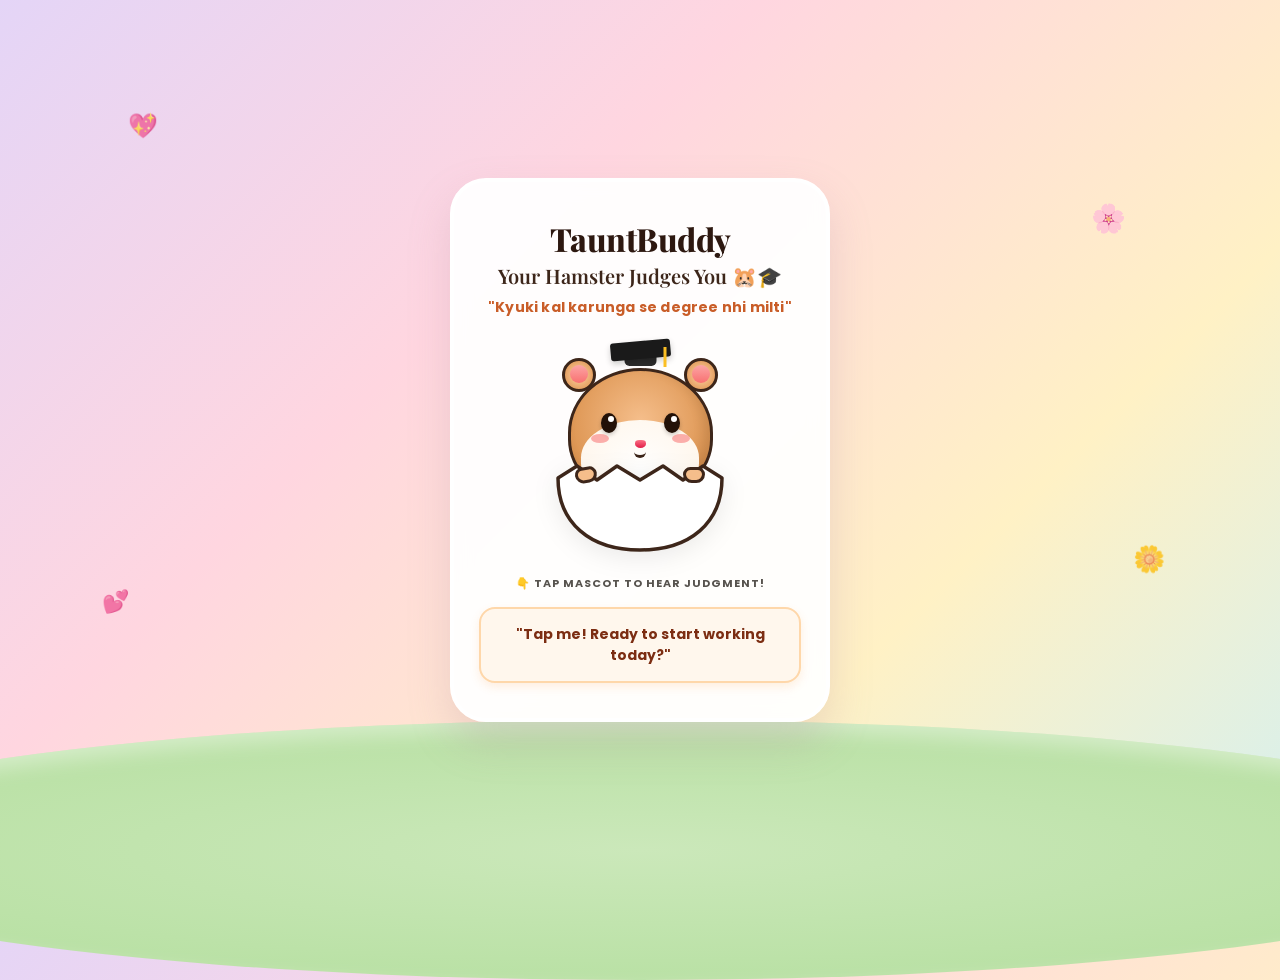
<file: index.html>
<!DOCTYPE html>
<html lang="en">
<head>
  <meta charset="UTF-8" />
  <meta name="viewport" content="width=device-width, initial-scale=1.0"/>
  <title>TauntBuddy - Your Judgmental Pet 🐹🎓</title>
  <!-- Google Fonts -->
  <link rel="preconnect" href="https://fonts.googleapis.com">
  <link rel="preconnect" href="https://fonts.gstatic.com" crossorigin>
  <link href="https://fonts.googleapis.com/css2?family=Playfair+Display:ital,wght@0,600;0,800;1,600&family=Poppins:wght@400;600;700&display=swap" rel="stylesheet">
  
  <style>
    * { 
      box-sizing: border-box; 
      margin: 0; 
      padding: 0; 
      -webkit-tap-highlight-color: transparent;
      user-select: none;
      -webkit-user-select: none;
    }

    body {
      background: linear-gradient(135deg, #e4d5f7 0%, #ffd6e0 35%, #fff1c5 70%, #d4f0f0 100%);
      display: flex; flex-direction: column; justify-content: center; align-items: center;
      min-height: 100vh; padding: 20px; font-family: 'Poppins', sans-serif;
      position: relative; overflow: hidden;
    }

    body::before {
      content: ''; position: absolute; bottom: -80px; left: 50%;
      transform: translateX(-50%); width: 140vw; height: 260px;
      background: radial-gradient(ellipse at center, #cbe8ba 0%, #b2de9c 100%);
      border-radius: 50%; z-index: 0;
      box-shadow: inset 0 10px 20px rgba(255, 255, 255, 0.4);
    }

    .bg-decor {
      position: absolute; width: 100%; height: 100%; top: 0; left: 0;
      pointer-events: none; z-index: 0; overflow: hidden;
    }

    .item { position: absolute; animation: floatAnim 6s infinite ease-in-out alternate; opacity: 0.75; }
    .item.h1 { top: 12%; left: 10%; font-size: 24px; animation-delay: 0s; }
    .item.f1 { top: 22%; right: 12%; font-size: 28px; animation-delay: 1.5s; }
    .item.h2 { top: 65%; left: 8%; font-size: 22px; animation-delay: 2s; }
    .item.f2 { top: 60%; right: 9%; font-size: 26px; animation-delay: 0.8s; }

    @keyframes floatAnim {
      0% { transform: translateY(0px) rotate(0deg); }
      100% { transform: translateY(-12px) rotate(8deg); }
    }

    .card {
      background: rgba(255, 255, 255, 0.94); backdrop-filter: blur(10px);
      border-radius: 36px; padding: 35px 25px; text-align: center;
      width: 100%; max-width: 380px;
      box-shadow: 0 20px 40px rgba(180, 140, 160, 0.25);
      border: 4px solid #ffffff; position: relative; z-index: 1;
    }

    .brand-title {
      font-family: 'Playfair Display', serif;
      font-size: 32px; font-weight: 800; color: #2d1810;
      margin-bottom: 2px; letter-spacing: -0.5px;
    }

    .sub-title {
      font-family: 'Playfair Display', serif;
      font-size: 20px; color: #3d261a; font-weight: 600; margin-bottom: 8px;
    }

    .punchline-header {
      font-size: 14px; color: #c95d28; font-weight: 700;
      margin-bottom: 25px; letter-spacing: 0.2px;
    }

    .mascot-stage {
      position: relative; width: 220px; height: 220px;
      margin: 0 auto; cursor: pointer;
      transition: transform 0.2s ease;
      animation: gentleBreathe 3s infinite ease-in-out;
    }
    .mascot-stage:active { transform: scale(0.94); }

    @keyframes gentleBreathe {
      0%, 100% { transform: translateY(0px); }
      50% { transform: translateY(-3px); }
    }

    .grad-cap {
      position: absolute; top: -2px; left: 50%; transform: translateX(-50%);
      z-index: 10; width: 65px; height: 35px;
      transition: transform 0.2s ease;
    }
    .cap-top {
      width: 60px; height: 18px; background: #1a1a1a;
      transform: rotate(-5deg); border-radius: 3px; margin: 0 auto;
      box-shadow: 0 3px 6px rgba(0,0,0,0.2);
    }
    .cap-base {
      width: 32px; height: 12px; background: #2b2b2b;
      margin: -5px auto 0; border-radius: 0 0 5px 5px;
    }
    .cap-tassel {
      position: absolute; top: 6px; right: 6px;
      width: 3px; height: 20px; background: #fbbf24;
      transform-origin: top center; animation: swing 2s infinite ease-in-out;
    }

    @keyframes swing { 0%, 100% { transform: rotate(0deg); } 50% { transform: rotate(15deg); } }

    .hamster-head {
      width: 145px; height: 130px; 
      background: radial-gradient(circle at 50% 40%, #f5be8b 0%, #d98e48 85%, #b86e28 100%);
      border-radius: 50% 50% 45% 45%; position: absolute;
      top: 25px; left: 37.5px; border: 3.5px solid #3d261a; z-index: 2;
      box-shadow: inset -6px -6px 12px rgba(0,0,0,0.1);
      transition: transform 0.2s ease;
    }

    .mascot-stage.react .hamster-head { transform: rotate(-4deg) translateY(-2px); }
    .mascot-stage.react .grad-cap { transform: translateX(-55%) rotate(-6deg); }

    .ear {
      width: 34px; height: 34px; 
      background: radial-gradient(circle at 50% 50%, #f5be8b 30%, #d98e48 100%);
      border: 3.5px solid #3d261a; border-radius: 50%; position: absolute; top: 15px; z-index: 1;
    }
    .ear.left { left: 32px; }
    .ear.right { right: 32px; }
    .ear-inner { 
      width: 18px; height: 18px; 
      background: linear-gradient(180deg, #fca5a5 0%, #f87171 100%); 
      border-radius: 50%; margin: 4px auto 0; 
    }

    .cheeks-pattern {
      position: absolute; bottom: 0; left: 50%; transform: translateX(-50%);
      width: 118px; height: 75px; 
      background: radial-gradient(circle at 50% 70%, #ffffff 0%, #fff7ed 80%, #ffedd5 100%); 
      border-radius: 50% 50% 42% 42%;
    }
    
    .eyes { display: flex; justify-content: space-between; padding: 0 30px; margin-top: 42px; position: relative; z-index: 3; }
    .eye { 
      width: 16px; height: 20px; background: #231107; border-radius: 50%; position: relative; 
      box-shadow: 0 2px 4px rgba(0,0,0,0.2);
      animation: blink 3.8s infinite ease-in-out;
    }
    .eye::after { content: ''; position: absolute; top: 3px; right: 3px; width: 6px; height: 6px; background: #fff; border-radius: 50%; }

    @keyframes blink {
      0%, 95%, 100% { transform: scaleY(1); }
      97% { transform: scaleY(0.1); }
    }

    .blush-container { display: flex; justify-content: space-between; padding: 0 20px; margin-top: 1px; position: relative; z-index: 3; }
    .blush { width: 18px; height: 9px; background: #f87171; opacity: 0.55; border-radius: 50%; filter: blur(0.5px); }

    .nose {
      width: 11px; height: 8px; 
      background: linear-gradient(180deg, #fb7185 0%, #e11d48 100%);
      border-radius: 40% 40% 50% 50%; margin: -3px auto 0; position: relative; z-index: 3;
    }

    .mouth {
      width: 12px; height: 8px; border-bottom: 3px solid #3d261a;
      border-radius: 0 0 8px 8px; margin: 2px auto 0;
      position: relative; z-index: 3; transition: all 0.1s ease;
    }
    .mouth.talking {
      animation: talkSync 0.15s infinite alternate ease-in-out;
      background: #3d261a; border: none;
    }

    @keyframes talkSync {
      0% { width: 10px; height: 4px; border-radius: 50%; }
      100% { width: 15px; height: 12px; border-radius: 30% 30% 50% 50%; }
    }

    .paw {
      position: absolute; bottom: 80px; width: 22px; height: 16px;
      background: #f5be8b; border: 3px solid #3d261a; border-radius: 10px 10px 12px 12px;
      z-index: 6;
    }
    .paw.left { left: 45px; transform: rotate(-10deg); }
    .paw.right { 
      right: 45px; transform-origin: left center;
      animation: wavePaw 1.2s infinite ease-in-out; 
    }

    @keyframes wavePaw {
      0%, 100% { transform: rotate(0deg); }
      50% { transform: rotate(-35deg); }
    }

    .eggshell-container {
      position: absolute; bottom: 10px; left: 50%; transform: translateX(-50%);
      width: 170px; height: 95px; z-index: 5; filter: drop-shadow(0 6px 12px rgba(0,0,0,0.08));
    }
    .egg-svg { width: 100%; height: 100%; }

    .speech-bubble {
      background: #fff7ed; color: #7c2d12; font-weight: 700;
      font-size: 14px; padding: 15px 20px; border-radius: 16px;
      margin-top: 15px; border: 2px solid #fed7aa; line-height: 1.5;
      box-shadow: 0 4px 10px rgba(251, 146, 60, 0.15);
      min-height: 75px; display: flex; align-items: center; justify-content: center;
    }

    a { text-decoration: none; }

    .click-hint { font-size: 11px; color: #57534e; margin-top: 12px; font-weight: 700; text-transform: uppercase; letter-spacing: 1px; }

    #errorLogger {
      display: none;
      margin-top: 15px;
      padding: 10px;
      background-color: #ffe4e6;
      border: 1px solid #f43f5e;
      color: #be123c;
      font-size: 12px;
      border-radius: 8px;
      max-width: 380px;
      z-index: 10;
      text-align: left;
    }

    .particle {
      position: fixed;
      pointer-events: none;
      font-size: 22px;
      animation: floatBurst 1.2s cubic-bezier(0.1, 0.8, 0.3, 1) forwards;
      z-index: 9999;
    }

    @keyframes floatBurst {
      0% {
        opacity: 1;
        transform: translate(0, 0) scale(0.4) rotate(0deg);
      }
      100% {
        opacity: 0;
        transform: translate(var(--dx), var(--dy)) scale(1.4) rotate(var(--rot));
      }
    }
  </style>
</head>
<body>

  <div class="bg-decor">
    <div class="item h1">💖</div>
    <div class="item f1">🌸</div>
    <div class="item h2">💕</div>
    <div class="item f2">🌼</div>
  </div>

  <div class="card">
    <div class="brand-title">TauntBuddy</div>
    <div class="sub-title">Your Hamster Judges You 🐹🎓</div>
    
    <div class="punchline-header">"Kyuki kal karunga se degree nhi milti"</div>

    <div class="mascot-stage" id="mascotStage" onclick="triggerMascotSpeak(event)">
      <div class="grad-cap">
        <div class="cap-top"></div>
        <div class="cap-base"></div>
        <div class="cap-tassel"></div>
      </div>

      <div class="ear left"><div class="ear-inner"></div></div>
      <div class="ear right"><div class="ear-inner"></div></div>

      <div class="hamster-head">
        <div class="cheeks-pattern"></div>
        <div class="eyes">
          <div class="eye"></div>
          <div class="eye"></div>
        </div>
        <div class="blush-container">
          <div class="blush"></div>
          <div class="blush"></div>
        </div>
        <div class="nose"></div>
        <div id="mouth" class="mouth"></div>
      </div>

      <div class="paw left"></div>
      <div class="paw right"></div>

      <div class="eggshell-container">
        <svg class="egg-svg" viewBox="0 0 170 95" fill="none" xmlns="http://www.w3.org/2000/svg">
          <path d="M 3 20 L 22 8 L 42 22 L 62 8 L 85 22 L 108 8 L 128 22 L 148 8 L 167 20 C 167 65, 135 92, 85 92 C 35 92, 3 65, 3 20 Z" 
                fill="#FFFFFF" stroke="#3D261A" stroke-width="3.5" stroke-linejoin="round" stroke-linecap="round"/>
        </svg>
      </div>
    </div>

    <div class="click-hint">👇 Tap mascot to hear judgment!</div>

    <div class="speech-bubble" id="speechText">
      "Tap me! Ready to start working today?"
    </div>
  </div>

  <div id="errorLogger"></div>

  <script>
    // Online Hosted Audio Links (WhatsApp & Direct Shareable)
    const taunts = [
      {
        display: "Assignment is pending, and you're active on Instagram. Wow, priorities! 😭",
        audio: "https://files.catbox.moe/167lg5.mp3"
      },
      {
        display: "Deadline is tomorrow. When is your 'I will do it tomorrow' actually coming? 💀",
        audio: "https://files.catbox.moe/hdqf9i.mp3"
      },
      {
        display: "75% attendance needed... looking at your attendance, even I want to bunk now! 😂",
        audio: "https://files.catbox.moe/tjlcr5.mp3"
      },
      {
        display: "Are you studying for tomorrow's test, or giving emotional support to the topper's notes?",
        audio: "https://files.catbox.moe/icelqd.mp3"
      },
      {
        display: "If you spent as much time studying as you do scrolling Reels, you'd run the college by now! 💀",
        audio: "https://files.catbox.moe/mr9btx.mp3"
      },
      {
        display: "Taking a five-minute break after reading just one paragraph? Bold move! ☕",
        audio: "https://files.catbox.moe/bogfvu.mp3"
      },
      {
        display: "According to your records... You are more consistent with excuses, than studies!",
        audio: "https://files.catbox.moe/wueqmb.mp3"
      }
    ];

    let lastIndex = -1;
    let currentAudioObj = null;

    function logError(msg) {
      const logger = document.getElementById("errorLogger");
      logger.style.display = "block";
      logger.innerHTML = "<strong>Error:</strong> " + msg;
    }

    function spawnParticles(event) {
      const items = ['🦋', '🌸', '✨', '🌺', '🌷', '🦋', '🌼'];
      const clientX = event.touches ? event.touches[0].clientX : event.clientX;
      const clientY = event.touches ? event.touches[0].clientY : event.clientY;

      for (let i = 0; i < 9; i++) {
        const p = document.createElement('span');
        p.className = 'particle';
        p.innerText = items[Math.floor(Math.random() * items.length)];

        const dx = (Math.random() - 0.5) * 180 + 'px';
        const dy = (Math.random() - 0.7) * 180 + 'px';
        const rot = (Math.random() - 0.5) * 360 + 'deg';

        p.style.left = clientX + 'px';
        p.style.top = clientY + 'px';
        p.style.setProperty('--dx', dx);
        p.style.setProperty('--dy', dy);
        p.style.setProperty('--rot', rot);

        document.body.appendChild(p);
        setTimeout(() => p.remove(), 1200);
      }
    }

    function playCuteSqueakSound() {
      try {
        const AudioContext = window.AudioContext || window.webkitAudioContext;
        if (!AudioContext) return;
        const ctx = new AudioContext();
        const osc = ctx.createOscillator();
        const gain = ctx.createGain();
        
        osc.type = 'sine';
        osc.frequency.setValueAtTime(1700, ctx.currentTime);
        osc.frequency.exponentialRampToValueAtTime(3200, ctx.currentTime + 0.1);
        
        gain.gain.setValueAtTime(0.15, ctx.currentTime);
        gain.gain.exponentialRampToValueAtTime(0.01, ctx.currentTime + 0.1);
        
        osc.connect(gain);
        gain.connect(ctx.destination);
        osc.start();
        osc.stop(ctx.currentTime + 0.1);
      } catch(e) {}
    }

    function triggerMascotSpeak(event) {
      if (event) spawnParticles(event);

      playCuteSqueakSound();

      const stage = document.getElementById("mascotStage");
      const mouth = document.getElementById("mouth");

      stage.classList.add("react");
      setTimeout(() => stage.classList.remove("react"), 300);

      if (currentAudioObj) {
        currentAudioObj.pause();
        currentAudioObj.currentTime = 0;
        mouth.classList.remove("talking");
      }

      let randomIndex;
      do {
        randomIndex = Math.floor(Math.random() * taunts.length);
      } while (randomIndex === lastIndex && taunts.length > 1);
      
      lastIndex = randomIndex;
      const currentTaunt = taunts[randomIndex];

      document.getElementById("speechText").innerText = `"${currentTaunt.display}"`;

      currentAudioObj = new Audio(currentTaunt.audio);

      currentAudioObj.onplay = () => mouth.classList.add("talking");
      currentAudioObj.onended = () => mouth.classList.remove("talking");
      currentAudioObj.onpause = () => mouth.classList.remove("talking");

      currentAudioObj.onerror = (e) => {
        mouth.classList.remove("talking");
        logError("Failed to load audio from internet. Check network connection.");
      };

      currentAudioObj.play().catch(err => {
        logError("Playback failed: " + err.message);
      });
    }
  </script>
</body>
</html>
</file>
